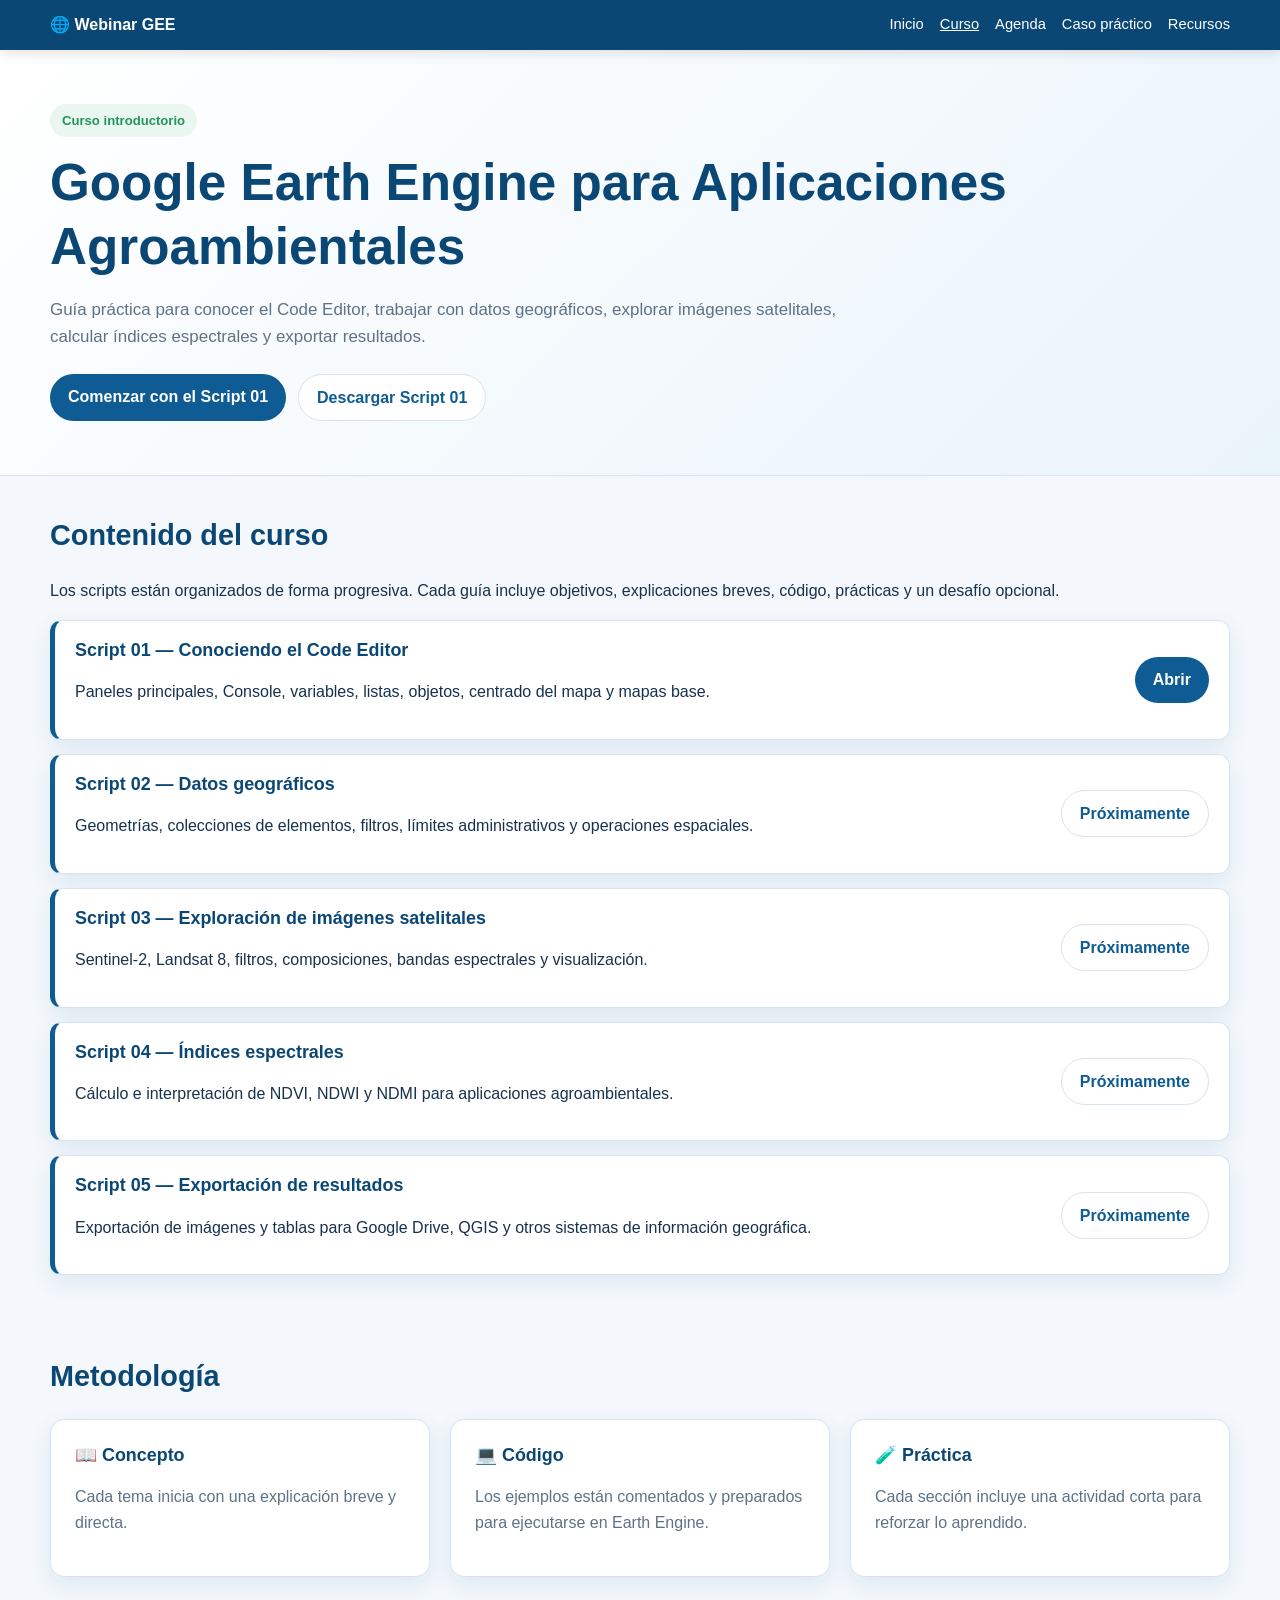
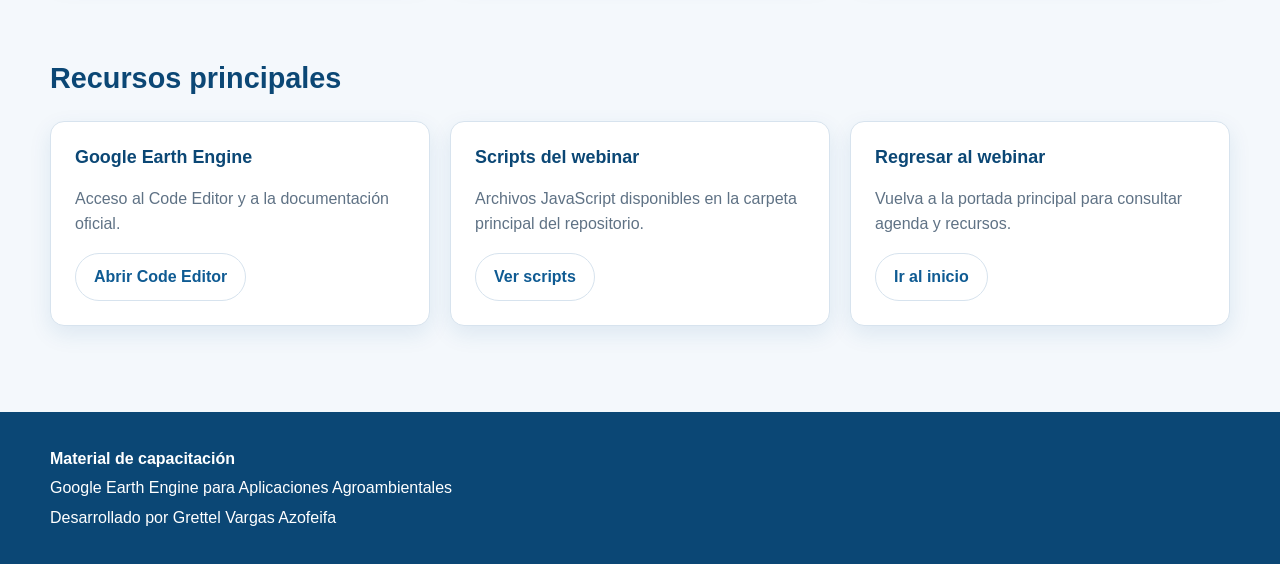
<file: curso/index.html>
<!DOCTYPE html>
<html lang="es">
<head>
  <meta charset="UTF-8">
  <meta name="viewport" content="width=device-width, initial-scale=1.0">
  <title>Curso Google Earth Engine</title>
  <link rel="stylesheet" href="css/estilos.css">
</head>
<body>

  <header class="barra-superior">
    <div class="contenedor">
      <a class="marca" href="../index.html">🌐 Webinar GEE</a>

      <nav class="menu" aria-label="Navegación principal">
        <a href="../index.html">Inicio</a>
        <a href="index.html" class="activo">Curso</a>
        <a href="../index.html#agenda">Agenda</a>
        <a href="../index.html#caso-practico">Caso práctico</a>
        <a href="../index.html#recursos">Recursos</a>
      </nav>
    </div>
  </header>

  <main>
    <section class="hero">
      <div class="contenedor">
        <span class="etiqueta">Curso introductorio</span>

        <h1>Google Earth Engine para Aplicaciones Agroambientales</h1>

        <p class="subtitulo">
          Guía práctica para conocer el Code Editor, trabajar con datos geográficos,
          explorar imágenes satelitales, calcular índices espectrales y exportar resultados.
        </p>

        <div class="botones">
          <a class="boton boton-azul"
             href="Script_01_Conociendo_Code_Editor.html">
            Comenzar con el Script 01
          </a>

          <a class="boton boton-claro"
             href="../scripts/01_Conociendo_Code_Editor.js"
             download>
            Descargar Script 01
          </a>
        </div>
      </div>
    </section>

    <section class="seccion">
      <div class="contenedor">
        <h2>Contenido del curso</h2>

        <p>
          Los scripts están organizados de forma progresiva. Cada guía incluye objetivos,
          explicaciones breves, código, prácticas y un desafío opcional.
        </p>

        <div class="lista-scripts">

          <article class="script-item">
            <div>
              <h3>Script 01 — Conociendo el Code Editor</h3>
              <p>
                Paneles principales, Console, variables, listas, objetos,
                centrado del mapa y mapas base.
              </p>
            </div>

            <a class="boton boton-azul"
               href="Script_01_Conociendo_Code_Editor.html">
              Abrir
            </a>
          </article>

          <article class="script-item">
            <div>
              <h3>Script 02 — Datos geográficos</h3>
              <p>
                Geometrías, colecciones de elementos, filtros,
                límites administrativos y operaciones espaciales.
              </p>
            </div>

            <span class="boton boton-claro">Próximamente</span>
          </article>

          <article class="script-item">
            <div>
              <h3>Script 03 — Exploración de imágenes satelitales</h3>
              <p>
                Sentinel-2, Landsat 8, filtros, composiciones,
                bandas espectrales y visualización.
              </p>
            </div>

            <span class="boton boton-claro">Próximamente</span>
          </article>

          <article class="script-item">
            <div>
              <h3>Script 04 — Índices espectrales</h3>
              <p>
                Cálculo e interpretación de NDVI, NDWI y NDMI
                para aplicaciones agroambientales.
              </p>
            </div>

            <span class="boton boton-claro">Próximamente</span>
          </article>

          <article class="script-item">
            <div>
              <h3>Script 05 — Exportación de resultados</h3>
              <p>
                Exportación de imágenes y tablas para Google Drive,
                QGIS y otros sistemas de información geográfica.
              </p>
            </div>

            <span class="boton boton-claro">Próximamente</span>
          </article>

        </div>
      </div>
    </section>

    <section class="seccion">
      <div class="contenedor">
        <h2>Metodología</h2>

        <div class="tarjetas">
          <article class="tarjeta">
            <h3>📖 Concepto</h3>
            <p>
              Cada tema inicia con una explicación breve y directa.
            </p>
          </article>

          <article class="tarjeta">
            <h3>💻 Código</h3>
            <p>
              Los ejemplos están comentados y preparados para ejecutarse en Earth Engine.
            </p>
          </article>

          <article class="tarjeta">
            <h3>🧪 Práctica</h3>
            <p>
              Cada sección incluye una actividad corta para reforzar lo aprendido.
            </p>
          </article>
        </div>
      </div>
    </section>

    <section class="seccion">
      <div class="contenedor">
        <h2>Recursos principales</h2>

        <div class="tarjetas">
          <article class="tarjeta">
            <h3>Google Earth Engine</h3>
            <p>
              Acceso al Code Editor y a la documentación oficial.
            </p>
            <a class="boton boton-claro"
               href="https://code.earthengine.google.com/"
               target="_blank"
               rel="noopener">
              Abrir Code Editor
            </a>
          </article>

          <article class="tarjeta">
            <h3>Scripts del webinar</h3>
            <p>
              Archivos JavaScript disponibles en la carpeta principal del repositorio.
            </p>
            <a class="boton boton-claro"
               href="../scripts/">
              Ver scripts
            </a>
          </article>

          <article class="tarjeta">
            <h3>Regresar al webinar</h3>
            <p>
              Vuelva a la portada principal para consultar agenda y recursos.
            </p>
            <a class="boton boton-claro"
               href="../index.html">
              Ir al inicio
            </a>
          </article>
        </div>
      </div>
    </section>
  </main>

  <footer class="pie">
    <div class="contenedor">
      <p><strong>Material de capacitación</strong></p>
      <p>Google Earth Engine para Aplicaciones Agroambientales</p>
      <p>Desarrollado por Grettel Vargas Azofeifa</p>
    </div>
  </footer>

  <script src="js/menu.js"></script>
</body>
</html>
</file>
<file: curso/css/estilos.css>
:root {
  --azul-principal: #0f5b93;
  --azul-oscuro: #0b4775;
  --azul-claro: #eaf4fb;
  --verde: #23945b;
  --verde-claro: #eaf7f0;
  --naranja: #f28c28;
  --naranja-claro: #fff4e8;
  --fondo: #f4f8fc;
  --blanco: #ffffff;
  --texto: #17324d;
  --texto-suave: #5f7285;
  --borde: #d7e3ee;
  --codigo: #16212c;
  --sombra: 0 8px 22px rgba(15, 91, 147, 0.10);
  --radio: 14px;
}

* { box-sizing: border-box; }
html { scroll-behavior: smooth; }
body {
  margin: 0;
  font-family: "Segoe UI", Arial, sans-serif;
  color: var(--texto);
  background: var(--fondo);
  line-height: 1.6;
}
a { color: var(--azul-principal); }
.contenedor {
  width: min(1180px, calc(100% - 40px));
  margin: 0 auto;
}
.barra-superior {
  background: var(--azul-oscuro);
  color: var(--blanco);
  padding: 12px 0;
  position: sticky;
  top: 0;
  z-index: 1000;
  box-shadow: 0 3px 12px rgba(0,0,0,.12);
}
.barra-superior .contenedor {
  display: flex;
  justify-content: space-between;
  align-items: center;
  gap: 20px;
}
.marca {
  color: var(--blanco);
  text-decoration: none;
  font-weight: 700;
}
.menu { display: flex; flex-wrap: wrap; gap: 16px; }
.menu a {
  color: var(--blanco);
  text-decoration: none;
  font-size: .92rem;
}
.menu a:hover,
.menu a.activo { text-decoration: underline; }
.hero {
  background: linear-gradient(135deg,#fff 0%,var(--azul-claro) 100%);
  border-bottom: 1px solid var(--borde);
  padding: 54px 0;
}
.etiqueta {
  display: inline-block;
  background: var(--verde-claro);
  color: var(--verde);
  border-radius: 999px;
  padding: 6px 12px;
  font-size: .82rem;
  font-weight: 700;
  margin-bottom: 14px;
}
h1,h2,h3 { color: var(--azul-oscuro); line-height: 1.25; }
h1 { font-size: clamp(2rem,4vw,3.2rem); margin: 0 0 12px; }
h2 { margin-top: 0; font-size: 1.8rem; }
h3 { margin-top: 0; font-size: 1.12rem; }
.subtitulo {
  max-width: 820px;
  color: var(--texto-suave);
  font-size: 1.06rem;
}
.botones { display: flex; flex-wrap: wrap; gap: 12px; margin-top: 24px; }
.boton {
  display: inline-block;
  border: 0;
  border-radius: 999px;
  padding: 10px 18px;
  text-decoration: none;
  font-weight: 700;
  cursor: pointer;
}
.boton-azul { background: var(--azul-principal); color: var(--blanco); }
.boton-verde { background: var(--verde); color: var(--blanco); }
.boton-claro {
  background: var(--blanco);
  color: var(--azul-principal);
  border: 1px solid var(--borde);
}
.seccion { padding: 42px 0; }
.tarjetas {
  display: grid;
  grid-template-columns: repeat(3,minmax(0,1fr));
  gap: 20px;
}
.tarjeta {
  background: var(--blanco);
  border: 1px solid var(--borde);
  border-radius: var(--radio);
  padding: 24px;
  box-shadow: var(--sombra);
}
.tarjeta p { color: var(--texto-suave); }
.paso {
  background: var(--blanco);
  border-left: 5px solid var(--azul-principal);
  border-radius: 12px;
  padding: 22px;
  margin: 18px 0;
  box-shadow: var(--sombra);
}
.practica {
  background: var(--verde-claro);
  border-left: 5px solid var(--verde);
  padding: 16px 18px;
  border-radius: 10px;
  margin: 18px 0;
}
.nota {
  background: var(--naranja-claro);
  border-left: 5px solid var(--naranja);
  padding: 16px 18px;
  border-radius: 10px;
  margin: 18px 0;
}
.codigo {
  background: var(--codigo);
  color: #edf4fa;
  border-radius: 12px;
  overflow: auto;
  margin: 18px 0;
}
.codigo-cabecera {
  display: flex;
  justify-content: space-between;
  align-items: center;
  background: #223140;
  padding: 10px 14px;
  font-size: .86rem;
}
pre {
  margin: 0;
  padding: 20px;
  font-family: Consolas, Monaco, monospace;
  font-size: .93rem;
  line-height: 1.55;
  white-space: pre;
}
.boton-copiar {
  background: var(--azul-principal);
  color: var(--blanco);
  border: 0;
  border-radius: 7px;
  padding: 7px 11px;
  cursor: pointer;
  font-weight: 700;
}
.lista-scripts { display: grid; gap: 14px; }
.script-item {
  background: var(--blanco);
  border: 1px solid var(--borde);
  border-left: 5px solid var(--azul-principal);
  border-radius: 12px;
  padding: 18px 20px;
  display: flex;
  justify-content: space-between;
  align-items: center;
  gap: 18px;
  box-shadow: var(--sombra);
}
.pie {
  background: var(--azul-oscuro);
  color: var(--blanco);
  padding: 30px 0;
  margin-top: 44px;
}
.pie p { margin: 4px 0; }
@media (max-width: 900px) {
  .tarjetas { grid-template-columns: 1fr 1fr; }
  .barra-superior .contenedor {
    align-items: flex-start;
    flex-direction: column;
  }
}
@media (max-width: 650px) {
  .contenedor { width: min(100% - 24px,1180px); }
  .tarjetas { grid-template-columns: 1fr; }
  .script-item { align-items: flex-start; flex-direction: column; }
  .menu { gap: 10px; }
}
@media print {
  .barra-superior,.boton-copiar,.botones { display: none !important; }
  body { background: var(--blanco); }
  .tarjeta,.paso { box-shadow: none; break-inside: avoid; }
}
</file>
